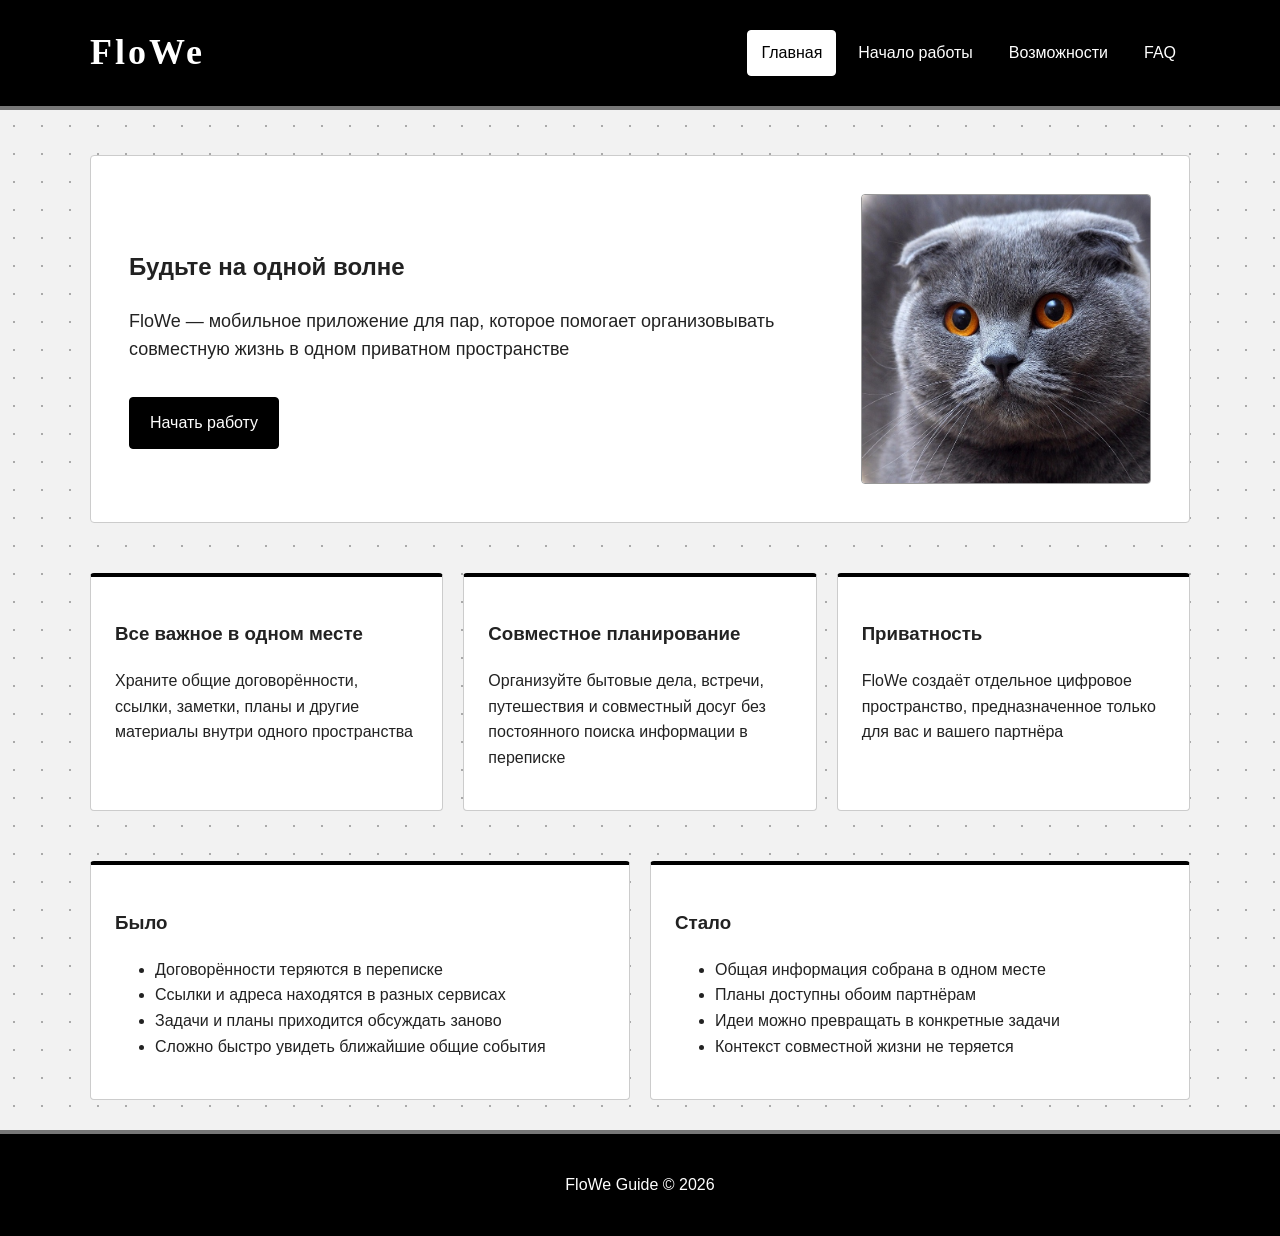
<file: lab2/index.html>
<!DOCTYPE html>
<html lang="ru">
<head>
    <meta charset="UTF-8">
    <title>FloWe Guide — руководство пользователя</title>
    <link rel="stylesheet" href="style.css">
</head>
<body>
<header class="site-header">
    <div class="container header-content">
        <p class="logo">FloWe</p>

        <nav class="navigation">
            <a class="active" href="index.html">Главная</a>
            <a href="getting-started.html">Начало работы</a>
            <a href="features.html">Возможности</a>
            <a href="faq.html">FAQ</a>
        </nav>
    </div>
</header>

<main class="container site-main">
    <section class="hero">
        <div class="hero-content">
            <h1>Будьте на одной волне</h1>

            <p>
                FloWe — мобильное приложение для пар, которое помогает
                организовывать совместную жизнь в одном приватном пространстве
            </p>

            <a class="button" href="getting-started.html">
                Начать работу
            </a>
        </div>

        <img
                src="images/test.png"
                alt="Экран мобильного приложения FloWe"
        >
    </section>

    <section>
        <div class="cards">
            <article class="card">
                <h3>Все важное в одном месте</h3>

                <p>
                    Храните общие договорённости, ссылки, заметки,
                    планы и другие материалы внутри одного пространства
                </p>
            </article>

            <article class="card">
                <h3>Совместное планирование</h3>

                <p>
                    Организуйте бытовые дела, встречи, путешествия
                    и совместный досуг без постоянного поиска информации
                    в переписке
                </p>
            </article>

            <article class="card">
                <h3>Приватность</h3>

                <p>
                    FloWe создаёт отдельное цифровое пространство,
                    предназначенное только для вас и вашего партнёра
                </p>
            </article>
        </div>
    </section>

    <section>
        <div class="problems">
            <article class="problem">
                <h3>Было</h3>

                <ul>
                    <li>Договорённости теряются в переписке</li>
                    <li>Ссылки и адреса находятся в разных сервисах</li>
                    <li>Задачи и планы приходится обсуждать заново</li>
                    <li>Сложно быстро увидеть ближайшие общие события</li>
                </ul>
            </article>

            <article class="problem">
                <h3>Стало</h3>

                <ul>
                    <li>Общая информация собрана в одном месте</li>
                    <li>Планы доступны обоим партнёрам</li>
                    <li>Идеи можно превращать в конкретные задачи</li>
                    <li>Контекст совместной жизни не теряется</li>
                </ul>
            </article>
        </div>
    </section>
</main>
<footer class="site-footer">
    <div class="container">
        <p>FloWe Guide &copy; 2026</p>
    </div>
</footer>
</body>
</html>
</file>
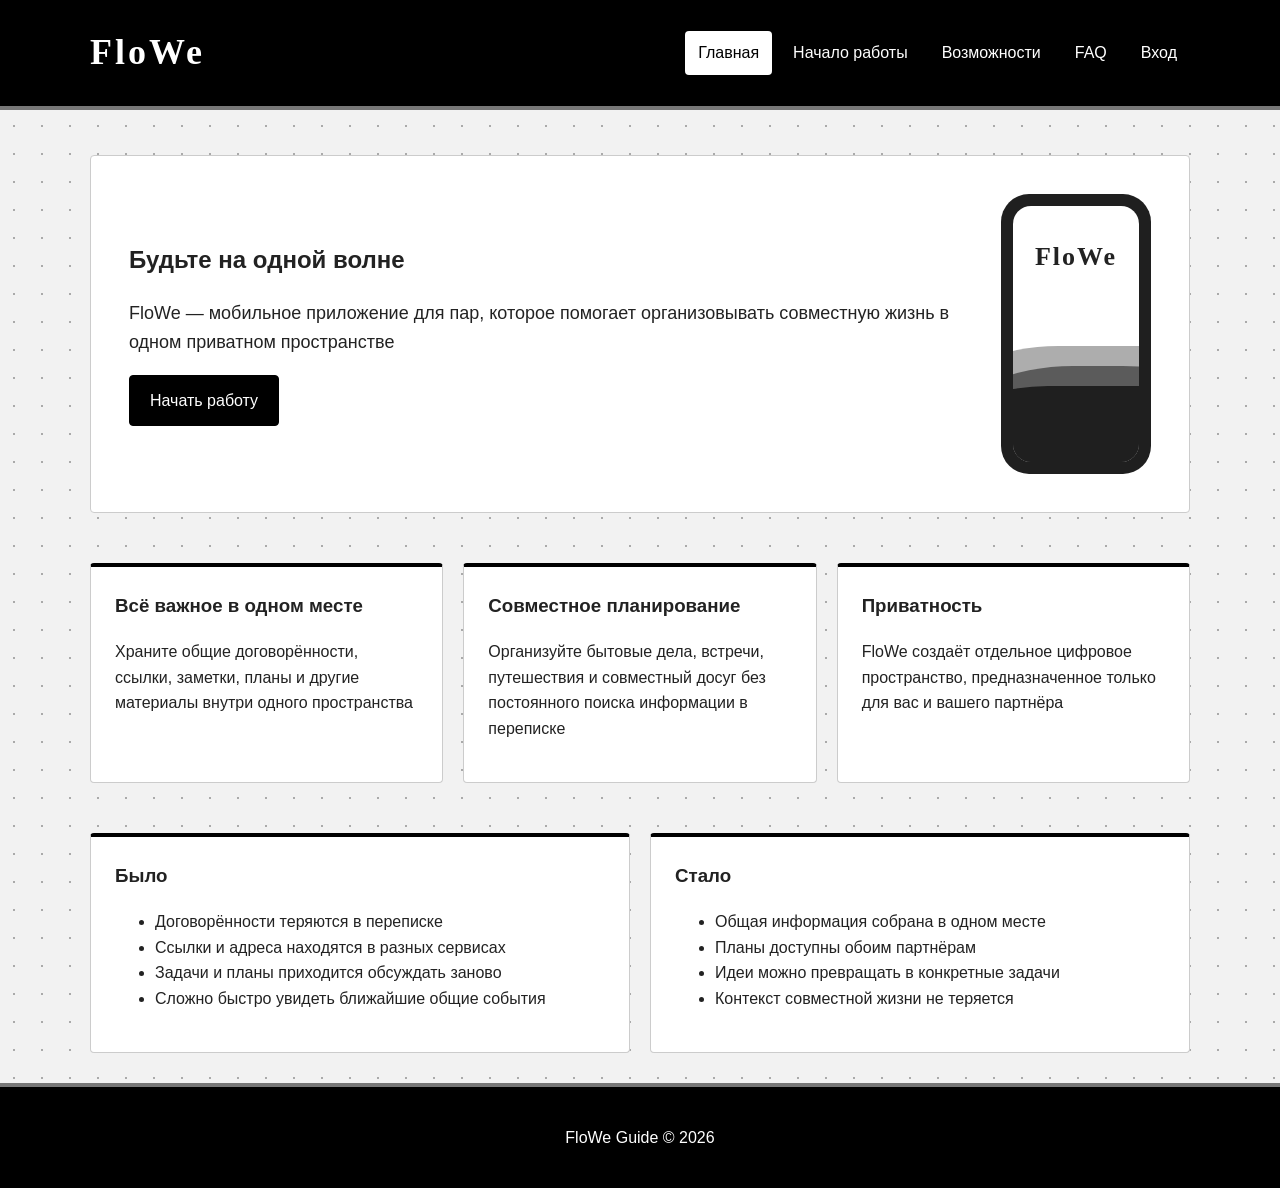
<file: lab4/index.html>
<!DOCTYPE html>
<html lang="ru">
<head>
    <meta charset="UTF-8">
    <title>FloWe Guide — руководство пользователя</title>
    <link rel="stylesheet" href="css/style.css">
</head>
<body class="page">
<header class="header">
    <div class="header__inner">
        <a class="logo" href="index.html">FloWe</a>

        <nav class="nav">
            <a class="nav__link nav__link_active" href="index.html">Главная</a>
            <a class="nav__link" href="getting-started.html">Начало работы</a>
            <a class="nav__link" href="features.html">Возможности</a>
            <a class="nav__link" href="faq.html">FAQ</a>
            <a class="nav__link" href="login.html">Вход</a>
        </nav>
    </div>
</header>

<main class="page__main">
    <section class="hero">
        <div class="hero__content">
            <h1 class="hero__title">Будьте на одной волне</h1>

            <p class="hero__text">
                FloWe — мобильное приложение для пар, которое помогает
                организовывать совместную жизнь в одном приватном пространстве
            </p>

            <a class="button" href="getting-started.html">Начать работу</a>
        </div>

        <div class="phone">
            <div class="phone__screen">
                <p class="phone__brand">FloWe</p>
                <span class="phone__wave phone__wave_layer_1"></span>
                <span class="phone__wave phone__wave_layer_2"></span>
                <span class="phone__wave phone__wave_layer_3"></span>
            </div>
        </div>
    </section>

    <section class="cards">
        <article class="card">
            <h3 class="card__title">Всё важное в одном месте</h3>
            <p class="card__text">
                Храните общие договорённости, ссылки, заметки,
                планы и другие материалы внутри одного пространства
            </p>
        </article>

        <article class="card">
            <h3 class="card__title">Совместное планирование</h3>
            <p class="card__text">
                Организуйте бытовые дела, встречи, путешествия
                и совместный досуг без постоянного поиска информации
                в переписке
            </p>
        </article>

        <article class="card">
            <h3 class="card__title">Приватность</h3>
            <p class="card__text">
                FloWe создаёт отдельное цифровое пространство,
                предназначенное только для вас и вашего партнёра
            </p>
        </article>
    </section>

    <section class="compare">
        <article class="compare__item">
            <h3 class="compare__title">Было</h3>
            <ul class="compare__list">
                <li>Договорённости теряются в переписке</li>
                <li>Ссылки и адреса находятся в разных сервисах</li>
                <li>Задачи и планы приходится обсуждать заново</li>
                <li>Сложно быстро увидеть ближайшие общие события</li>
            </ul>
        </article>

        <article class="compare__item">
            <h3 class="compare__title">Стало</h3>
            <ul class="compare__list">
                <li>Общая информация собрана в одном месте</li>
                <li>Планы доступны обоим партнёрам</li>
                <li>Идеи можно превращать в конкретные задачи</li>
                <li>Контекст совместной жизни не теряется</li>
            </ul>
        </article>
    </section>
</main>

<footer class="footer">
    <div class="footer__inner">
        <p class="footer__text">FloWe Guide &copy; 2026</p>
    </div>
</footer>
</body>
</html>
</file>
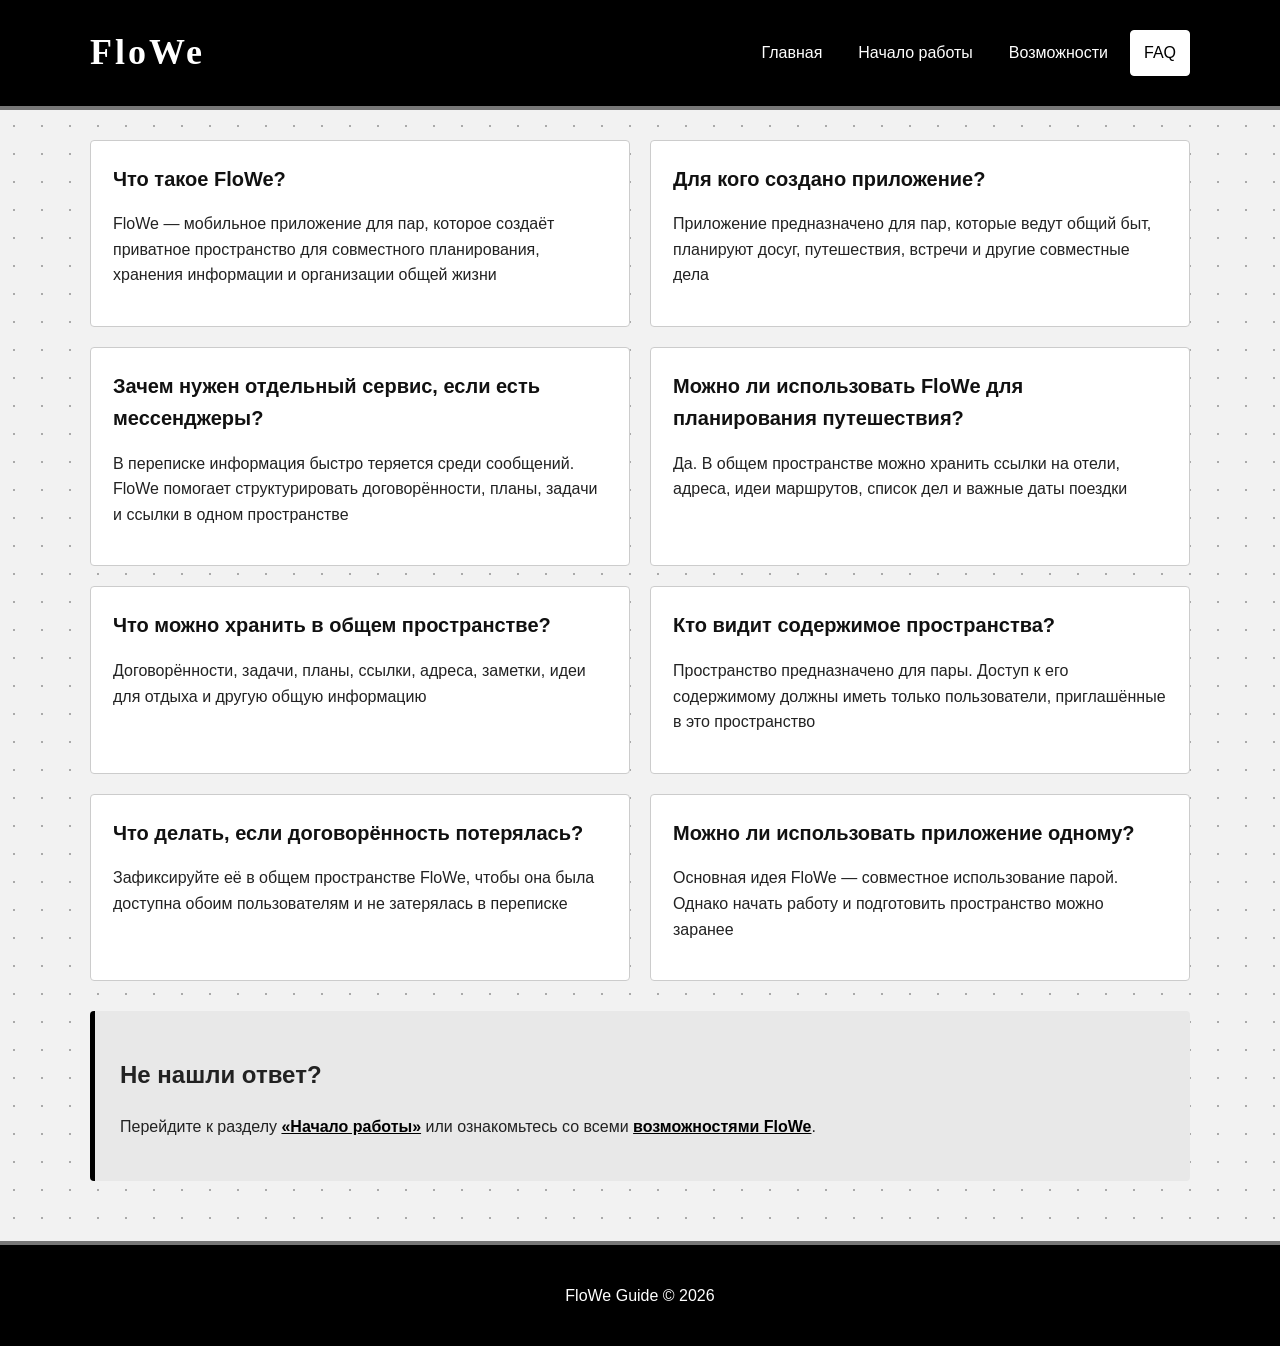
<file: lab2/faq.html>
<!DOCTYPE html>
<html lang="ru">
<head>
    <meta charset="UTF-8">
    <title>FAQ — FloWe Guide</title>
    <link rel="stylesheet" href="style.css">
</head>
<body>
<header class="site-header">
    <div class="container header-content">
        <p class="logo">FloWe</p>

        <nav class="navigation">
            <a href="index.html">Главная</a>
            <a href="getting-started.html">Начало работы</a>
            <a href="features.html">Возможности</a>
            <a class="active" href="faq.html">FAQ</a>
        </nav>
    </div>
</header>

<main class="container site-main">
    <section class="faq-list">
        <article class="faq-item">
            <h2>Что такое FloWe?</h2>

            <p>
                FloWe — мобильное приложение для пар, которое создаёт
                приватное пространство для совместного планирования,
                хранения информации и организации общей жизни
            </p>
        </article>

        <article class="faq-item">
            <h2>Для кого создано приложение?</h2>

            <p>
                Приложение предназначено для пар, которые ведут общий быт,
                планируют досуг, путешествия, встречи и другие совместные дела
            </p>
        </article>

        <article class="faq-item">
            <h2>Зачем нужен отдельный сервис, если есть мессенджеры?</h2>

            <p>
                В переписке информация быстро теряется среди сообщений.
                FloWe помогает структурировать договорённости, планы,
                задачи и ссылки в одном пространстве
            </p>
        </article>

        <article class="faq-item">
            <h2>Можно ли использовать FloWe для планирования путешествия?</h2>

            <p>
                Да. В общем пространстве можно хранить ссылки на отели,
                адреса, идеи маршрутов, список дел и важные даты поездки
            </p>
        </article>

        <article class="faq-item">
            <h2>Что можно хранить в общем пространстве?</h2>

            <p>
                Договорённости, задачи, планы, ссылки, адреса,
                заметки, идеи для отдыха и другую общую информацию
            </p>
        </article>

        <article class="faq-item">
            <h2>Кто видит содержимое пространства?</h2>

            <p>
                Пространство предназначено для пары. Доступ к его содержимому
                должны иметь только пользователи, приглашённые в это пространство
            </p>
        </article>

        <article class="faq-item">
            <h2>Что делать, если договорённость потерялась?</h2>

            <p>
                Зафиксируйте её в общем пространстве FloWe, чтобы она была
                доступна обоим пользователям и не затерялась в переписке
            </p>
        </article>

        <article class="faq-item">
            <h2>Можно ли использовать приложение одному?</h2>

            <p>
                Основная идея FloWe — совместное использование парой.
                Однако начать работу и подготовить пространство можно заранее
            </p>
        </article>
    </section>

    <section class="contact-box">
        <h2>Не нашли ответ?</h2>

        <p>
            Перейдите к разделу
            <a href="getting-started.html">«Начало работы»</a>
            или ознакомьтесь со всеми
            <a href="features.html">возможностями FloWe</a>.
        </p>
    </section>
</main>

<footer class="site-footer">
    <div class="container">
        <p>FloWe Guide &copy; 2026</p>
    </div>
</footer>
</body>
</html>
</file>
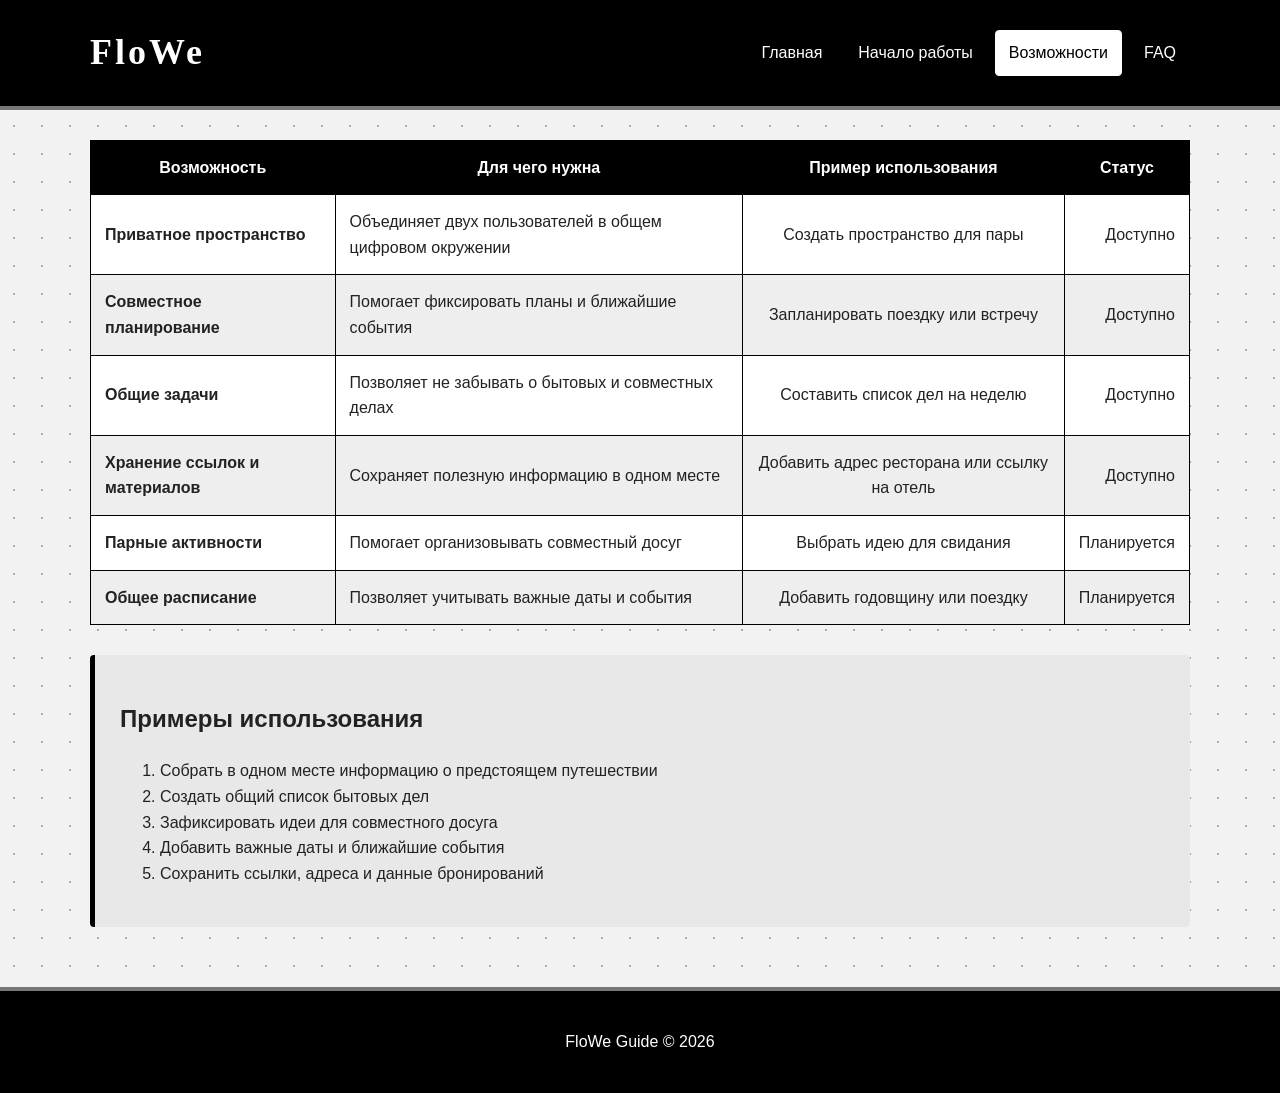
<file: lab2/features.html>
<!DOCTYPE html>
<html lang="ru">
<head>
    <meta charset="UTF-8">
    <title>Возможности — FloWe Guide</title>
    <link rel="stylesheet" href="style.css">
</head>
<body>
<header class="site-header">
    <div class="container header-content">
        <p class="logo">FloWe</p>

        <nav class="navigation">
            <a href="index.html">Главная</a>
            <a href="getting-started.html">Начало работы</a>
            <a class="active" href="features.html">Возможности</a>
            <a href="faq.html">FAQ</a>
        </nav>
    </div>
</header>

<main class="container site-main">
    <table class="features-table">
        <thead>
        <tr>
            <th>Возможность</th>
            <th>Для чего нужна</th>
            <th>Пример использования</th>
            <th>Статус</th>
        </tr>
        </thead>

        <tbody>
        <tr>
            <td>Приватное пространство</td>
            <td>
                Объединяет двух пользователей в общем цифровом окружении
            </td>
            <td>
                Создать пространство для пары
            </td>
            <td>Доступно</td>
        </tr>

        <tr>
            <td>Совместное планирование</td>
            <td>
                Помогает фиксировать планы и ближайшие события
            </td>
            <td>
                Запланировать поездку или встречу
            </td>
            <td>Доступно</td>
        </tr>

        <tr>
            <td>Общие задачи</td>
            <td>
                Позволяет не забывать о бытовых и совместных делах
            </td>
            <td>
                Составить список дел на неделю
            </td>
            <td>Доступно</td>
        </tr>

        <tr>
            <td>Хранение ссылок и материалов</td>
            <td>
                Сохраняет полезную информацию в одном месте
            </td>
            <td>
                Добавить адрес ресторана или ссылку на отель
            </td>
            <td>Доступно</td>
        </tr>

        <tr>
            <td>Парные активности</td>
            <td>
                Помогает организовывать совместный досуг
            </td>
            <td>
                Выбрать идею для свидания
            </td>
            <td>Планируется</td>
        </tr>

        <tr>
            <td>Общее расписание</td>
            <td>
                Позволяет учитывать важные даты и события
            </td>
            <td>
                Добавить годовщину или поездку
            </td>
            <td>Планируется</td>
        </tr>
        </tbody>
    </table>

    <section class="content-box">
        <h2>Примеры использования</h2>

        <ol>
            <li>
                Собрать в одном месте информацию о предстоящем путешествии
            </li>

            <li>
                Создать общий список бытовых дел
            </li>

            <li>
                Зафиксировать идеи для совместного досуга
            </li>

            <li>
                Добавить важные даты и ближайшие события
            </li>

            <li>
                Сохранить ссылки, адреса и данные бронирований
            </li>
        </ol>
    </section>
</main>

<footer class="site-footer">
    <div class="container">
        <p>FloWe Guide &copy; 2026</p>
    </div>
</footer>
</body>
</html>
</file>
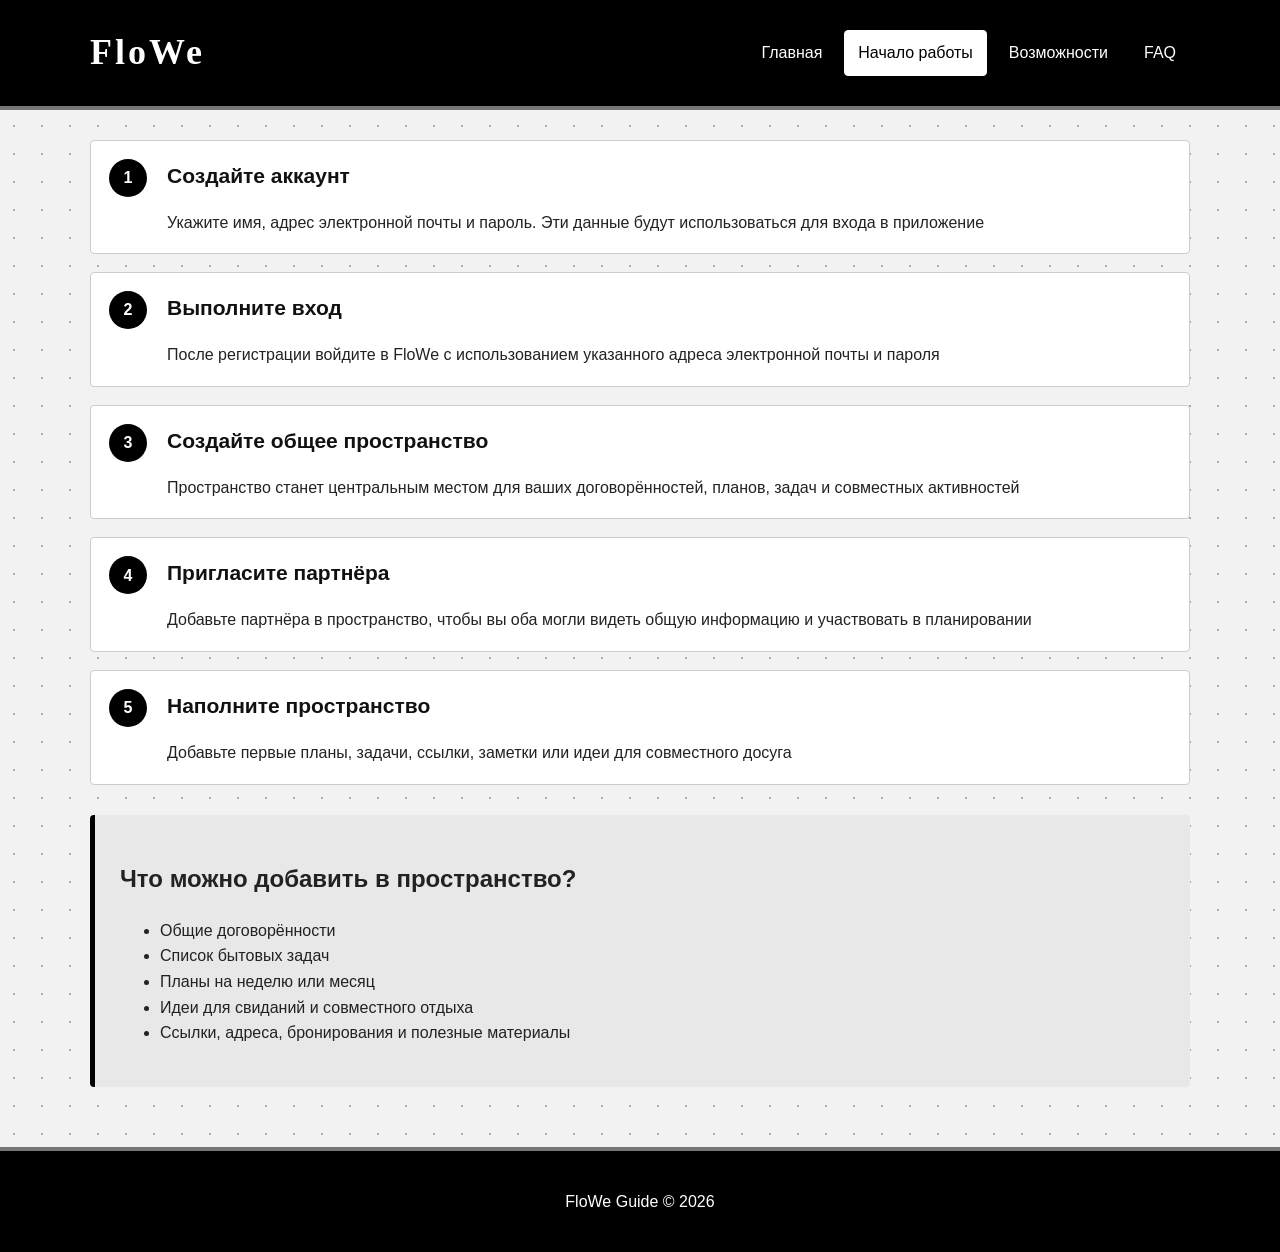
<file: lab2/getting-started.html>
<!DOCTYPE html>
<html lang="ru">
<head>
    <meta charset="UTF-8">
    <title>Начало работы — FloWe Guide</title>
    <link rel="stylesheet" href="style.css">
</head>
<body>
<header class="site-header">
    <div class="container header-content">
        <p class="logo">FloWe</p>

        <nav class="navigation">
            <a href="index.html">Главная</a>
            <a class="active" href="getting-started.html">Начало работы</a>
            <a href="features.html">Возможности</a>
            <a href="faq.html">FAQ</a>
        </nav>
    </div>
</header>

<main class="container site-main">
    <section class="steps">
        <article class="step">
            <span class="step-number">1</span>

            <div>
                <h2>Создайте аккаунт</h2>

                <p>
                    Укажите имя, адрес электронной почты и пароль.
                    Эти данные будут использоваться для входа в приложение
                </p>
            </div>
        </article>

        <article class="step">
            <span class="step-number">2</span>

            <div>
                <h2>Выполните вход</h2>

                <p>
                    После регистрации войдите в FloWe с использованием
                    указанного адреса электронной почты и пароля
                </p>
            </div>
        </article>

        <article class="step">
            <span class="step-number">3</span>

            <div>
                <h2>Создайте общее пространство</h2>

                <p>
                    Пространство станет центральным местом для ваших
                    договорённостей, планов, задач и совместных активностей
                </p>
            </div>
        </article>

        <article class="step">
            <span class="step-number">4</span>

            <div>
                <h2>Пригласите партнёра</h2>

                <p>
                    Добавьте партнёра в пространство, чтобы вы оба могли
                    видеть общую информацию и участвовать в планировании
                </p>
            </div>
        </article>

        <article class="step">
            <span class="step-number">5</span>

            <div>
                <h2>Наполните пространство</h2>

                <p>
                    Добавьте первые планы, задачи, ссылки, заметки
                    или идеи для совместного досуга
                </p>
            </div>
        </article>
    </section>

    <section class="content-box">
        <h2>Что можно добавить в пространство?</h2>

        <ul>
            <li>Общие договорённости</li>
            <li>Список бытовых задач</li>
            <li>Планы на неделю или месяц</li>
            <li>Идеи для свиданий и совместного отдыха</li>
            <li>Ссылки, адреса, бронирования и полезные материалы</li>
        </ul>
    </section>
</main>
<footer class="site-footer">
    <div class="container">
        <p>FloWe Guide &copy; 2026</p>
    </div>
</footer>
</body>
</html>
</file>
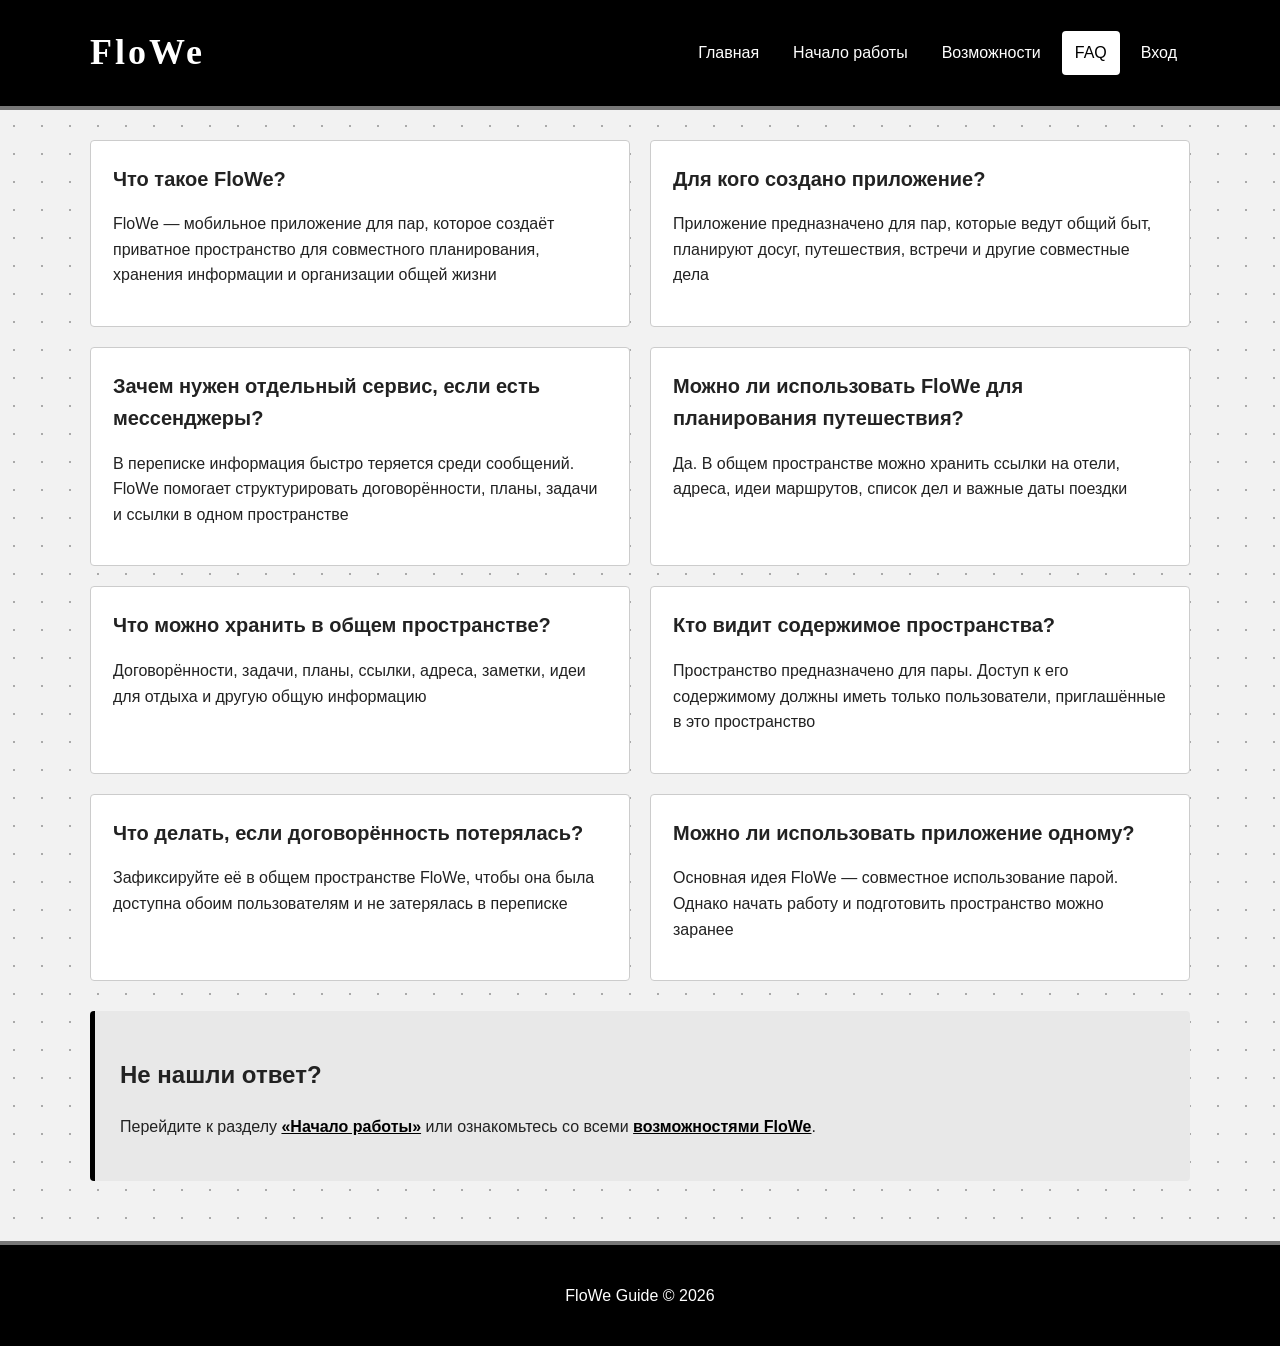
<file: lab4/faq.html>
<!DOCTYPE html>
<html lang="ru">
<head>
    <meta charset="UTF-8">
    <title>FAQ — FloWe Guide</title>
    <link rel="stylesheet" href="css/style.css">
</head>
<body class="page">
<header class="header">
    <div class="header__inner">
        <a class="logo" href="index.html">FloWe</a>

        <nav class="nav">
            <a class="nav__link" href="index.html">Главная</a>
            <a class="nav__link" href="getting-started.html">Начало работы</a>
            <a class="nav__link" href="features.html">Возможности</a>
            <a class="nav__link nav__link_active" href="faq.html">FAQ</a>
            <a class="nav__link" href="login.html">Вход</a>
        </nav>
    </div>
</header>

<main class="page__main">
    <section class="faq">
        <article class="faq__item">
            <h2 class="faq__question">Что такое FloWe?</h2>
            <p class="faq__answer">FloWe — мобильное приложение для пар, которое создаёт приватное пространство для совместного планирования, хранения информации и организации общей жизни</p>
        </article>

        <article class="faq__item">
            <h2 class="faq__question">Для кого создано приложение?</h2>
            <p class="faq__answer">Приложение предназначено для пар, которые ведут общий быт, планируют досуг, путешествия, встречи и другие совместные дела</p>
        </article>

        <article class="faq__item">
            <h2 class="faq__question">Зачем нужен отдельный сервис, если есть мессенджеры?</h2>
            <p class="faq__answer">В переписке информация быстро теряется среди сообщений. FloWe помогает структурировать договорённости, планы, задачи и ссылки в одном пространстве</p>
        </article>

        <article class="faq__item">
            <h2 class="faq__question">Можно ли использовать FloWe для планирования путешествия?</h2>
            <p class="faq__answer">Да. В общем пространстве можно хранить ссылки на отели, адреса, идеи маршрутов, список дел и важные даты поездки</p>
        </article>

        <article class="faq__item">
            <h2 class="faq__question">Что можно хранить в общем пространстве?</h2>
            <p class="faq__answer">Договорённости, задачи, планы, ссылки, адреса, заметки, идеи для отдыха и другую общую информацию</p>
        </article>

        <article class="faq__item">
            <h2 class="faq__question">Кто видит содержимое пространства?</h2>
            <p class="faq__answer">Пространство предназначено для пары. Доступ к его содержимому должны иметь только пользователи, приглашённые в это пространство</p>
        </article>

        <article class="faq__item">
            <h2 class="faq__question">Что делать, если договорённость потерялась?</h2>
            <p class="faq__answer">Зафиксируйте её в общем пространстве FloWe, чтобы она была доступна обоим пользователям и не затерялась в переписке</p>
        </article>

        <article class="faq__item">
            <h2 class="faq__question">Можно ли использовать приложение одному?</h2>
            <p class="faq__answer">Основная идея FloWe — совместное использование парой. Однако начать работу и подготовить пространство можно заранее</p>
        </article>
    </section>

    <section class="note">
        <h2 class="note__title">Не нашли ответ?</h2>
        <p>
            Перейдите к разделу
            <a class="note__link" href="getting-started.html">«Начало работы»</a>
            или ознакомьтесь со всеми
            <a class="note__link" href="features.html">возможностями FloWe</a>.
        </p>
    </section>
</main>

<footer class="footer">
    <div class="footer__inner">
        <p class="footer__text">FloWe Guide &copy; 2026</p>
    </div>
</footer>
</body>
</html>
</file>
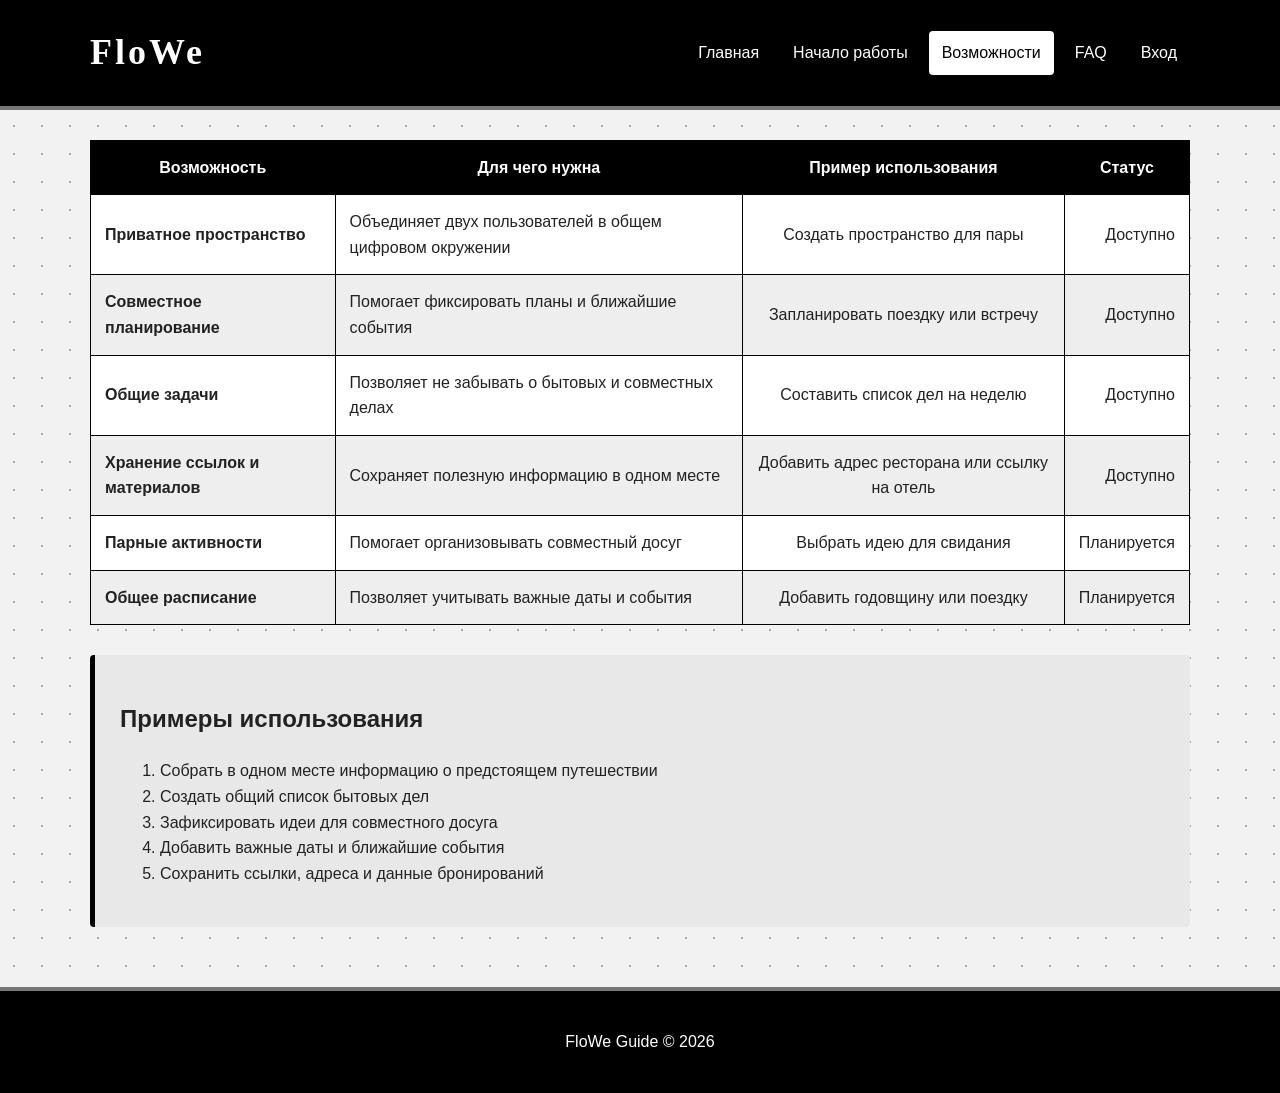
<file: lab4/features.html>
<!DOCTYPE html>
<html lang="ru">
<head>
    <meta charset="UTF-8">
    <title>Возможности — FloWe Guide</title>
    <link rel="stylesheet" href="css/style.css">
</head>
<body class="page">
<header class="header">
    <div class="header__inner">
        <a class="logo" href="index.html">FloWe</a>

        <nav class="nav">
            <a class="nav__link" href="index.html">Главная</a>
            <a class="nav__link" href="getting-started.html">Начало работы</a>
            <a class="nav__link nav__link_active" href="features.html">Возможности</a>
            <a class="nav__link" href="faq.html">FAQ</a>
            <a class="nav__link" href="login.html">Вход</a>
        </nav>
    </div>
</header>

<main class="page__main">
    <table class="table">
        <thead>
        <tr class="table__row">
            <th class="table__cell table__cell_head">Возможность</th>
            <th class="table__cell table__cell_head">Для чего нужна</th>
            <th class="table__cell table__cell_head">Пример использования</th>
            <th class="table__cell table__cell_head">Статус</th>
        </tr>
        </thead>

        <tbody>
        <tr class="table__row">
            <td class="table__cell table__cell_name">Приватное пространство</td>
            <td class="table__cell">Объединяет двух пользователей в общем цифровом окружении</td>
            <td class="table__cell table__cell_center">Создать пространство для пары</td>
            <td class="table__cell table__cell_right">Доступно</td>
        </tr>

        <tr class="table__row">
            <td class="table__cell table__cell_name">Совместное планирование</td>
            <td class="table__cell">Помогает фиксировать планы и ближайшие события</td>
            <td class="table__cell table__cell_center">Запланировать поездку или встречу</td>
            <td class="table__cell table__cell_right">Доступно</td>
        </tr>

        <tr class="table__row">
            <td class="table__cell table__cell_name">Общие задачи</td>
            <td class="table__cell">Позволяет не забывать о бытовых и совместных делах</td>
            <td class="table__cell table__cell_center">Составить список дел на неделю</td>
            <td class="table__cell table__cell_right">Доступно</td>
        </tr>

        <tr class="table__row">
            <td class="table__cell table__cell_name">Хранение ссылок и материалов</td>
            <td class="table__cell">Сохраняет полезную информацию в одном месте</td>
            <td class="table__cell table__cell_center">Добавить адрес ресторана или ссылку на отель</td>
            <td class="table__cell table__cell_right">Доступно</td>
        </tr>

        <tr class="table__row">
            <td class="table__cell table__cell_name">Парные активности</td>
            <td class="table__cell">Помогает организовывать совместный досуг</td>
            <td class="table__cell table__cell_center">Выбрать идею для свидания</td>
            <td class="table__cell table__cell_right">Планируется</td>
        </tr>

        <tr class="table__row">
            <td class="table__cell table__cell_name">Общее расписание</td>
            <td class="table__cell">Позволяет учитывать важные даты и события</td>
            <td class="table__cell table__cell_center">Добавить годовщину или поездку</td>
            <td class="table__cell table__cell_right">Планируется</td>
        </tr>
        </tbody>
    </table>

    <section class="note">
        <h2 class="note__title">Примеры использования</h2>
        <ol class="note__list">
            <li>Собрать в одном месте информацию о предстоящем путешествии</li>
            <li>Создать общий список бытовых дел</li>
            <li>Зафиксировать идеи для совместного досуга</li>
            <li>Добавить важные даты и ближайшие события</li>
            <li>Сохранить ссылки, адреса и данные бронирований</li>
        </ol>
    </section>
</main>

<footer class="footer">
    <div class="footer__inner">
        <p class="footer__text">FloWe Guide &copy; 2026</p>
    </div>
</footer>
</body>
</html>
</file>
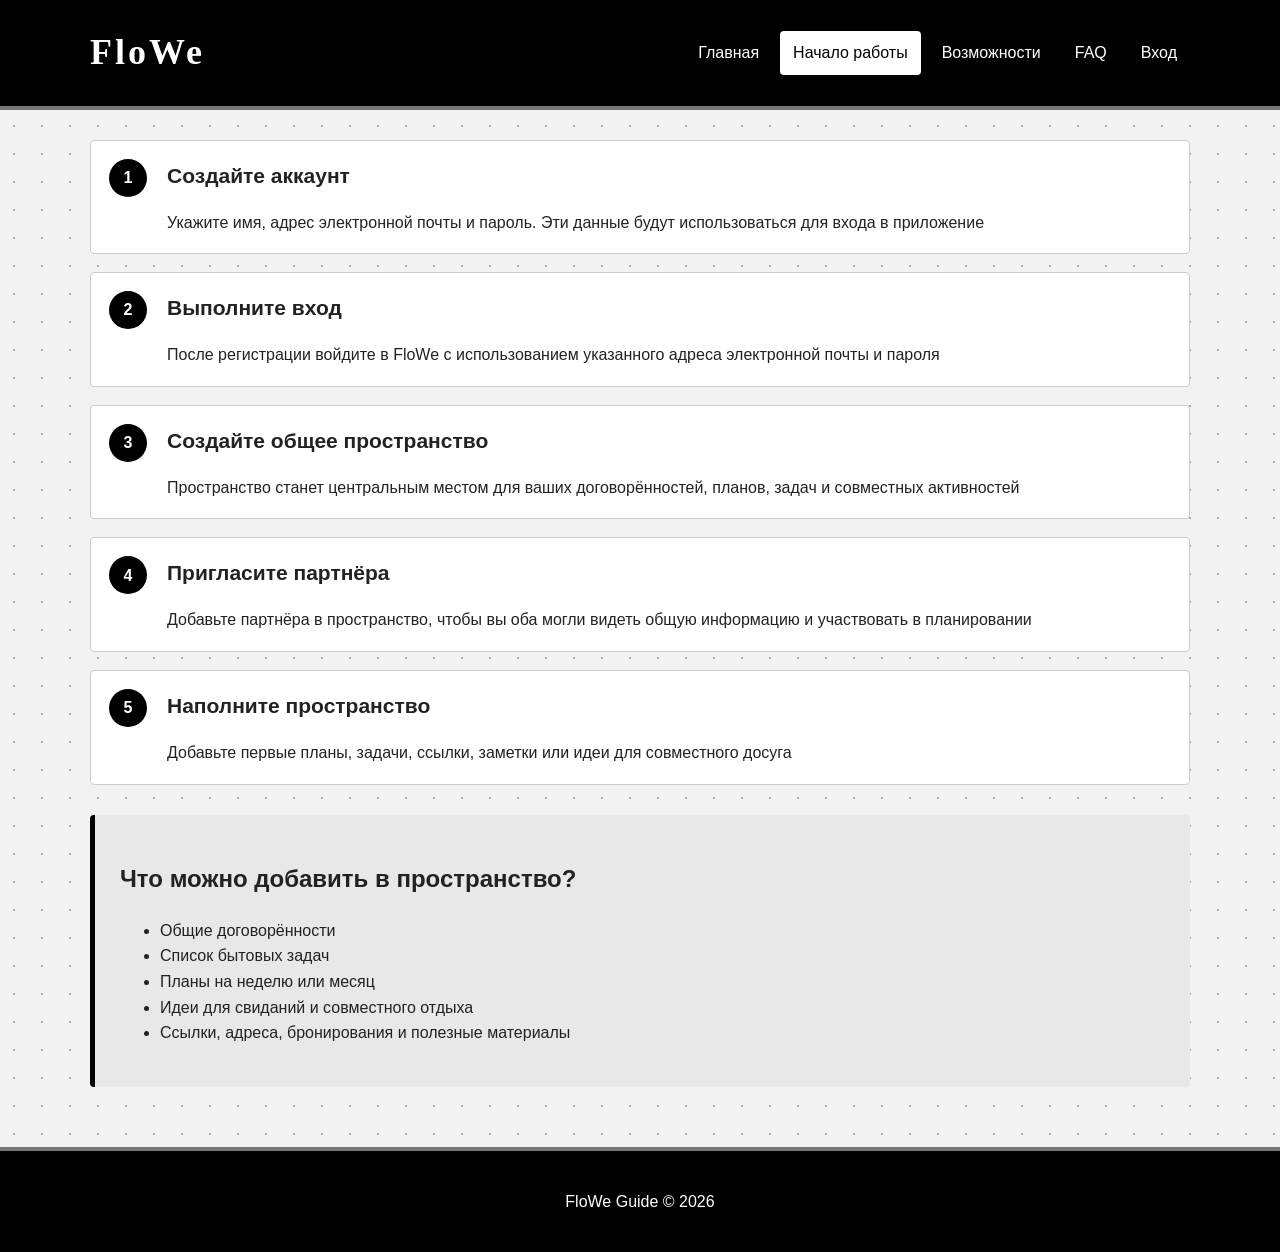
<file: lab4/getting-started.html>
<!DOCTYPE html>
<html lang="ru">
<head>
    <meta charset="UTF-8">
    <title>Начало работы — FloWe Guide</title>
    <link rel="stylesheet" href="css/style.css">
</head>
<body class="page">
<header class="header">
    <div class="header__inner">
        <a class="logo" href="index.html">FloWe</a>

        <nav class="nav">
            <a class="nav__link" href="index.html">Главная</a>
            <a class="nav__link nav__link_active" href="getting-started.html">Начало работы</a>
            <a class="nav__link" href="features.html">Возможности</a>
            <a class="nav__link" href="faq.html">FAQ</a>
            <a class="nav__link" href="login.html">Вход</a>
        </nav>
    </div>
</header>

<main class="page__main">
    <section class="steps">
        <article class="step">
            <span class="step__number">1</span>
            <div class="step__body">
                <h2 class="step__title">Создайте аккаунт</h2>
                <p class="step__text">
                    Укажите имя, адрес электронной почты и пароль.
                    Эти данные будут использоваться для входа в приложение
                </p>
            </div>
        </article>

        <article class="step">
            <span class="step__number">2</span>
            <div class="step__body">
                <h2 class="step__title">Выполните вход</h2>
                <p class="step__text">
                    После регистрации войдите в FloWe
                    с использованием указанного адреса электронной почты и пароля
                </p>
            </div>
        </article>

        <article class="step">
            <span class="step__number">3</span>
            <div class="step__body">
                <h2 class="step__title">Создайте общее пространство</h2>
                <p class="step__text">
                    Пространство станет центральным местом для ваших
                    договорённостей, планов, задач и совместных активностей
                </p>
            </div>
        </article>

        <article class="step">
            <span class="step__number">4</span>
            <div class="step__body">
                <h2 class="step__title">Пригласите партнёра</h2>
                <p class="step__text">
                    Добавьте партнёра в пространство, чтобы вы оба могли
                    видеть общую информацию и участвовать в планировании
                </p>
            </div>
        </article>

        <article class="step">
            <span class="step__number">5</span>
            <div class="step__body">
                <h2 class="step__title">Наполните пространство</h2>
                <p class="step__text">
                    Добавьте первые планы, задачи, ссылки, заметки
                    или идеи для совместного досуга
                </p>
            </div>
        </article>
    </section>

    <section class="note">
        <h2 class="note__title">Что можно добавить в пространство?</h2>
        <ul class="note__list">
            <li>Общие договорённости</li>
            <li>Список бытовых задач</li>
            <li>Планы на неделю или месяц</li>
            <li>Идеи для свиданий и совместного отдыха</li>
            <li>Ссылки, адреса, бронирования и полезные материалы</li>
        </ul>
    </section>
</main>

<footer class="footer">
    <div class="footer__inner">
        <p class="footer__text">FloWe Guide &copy; 2026</p>
    </div>
</footer>
</body>
</html>
</file>
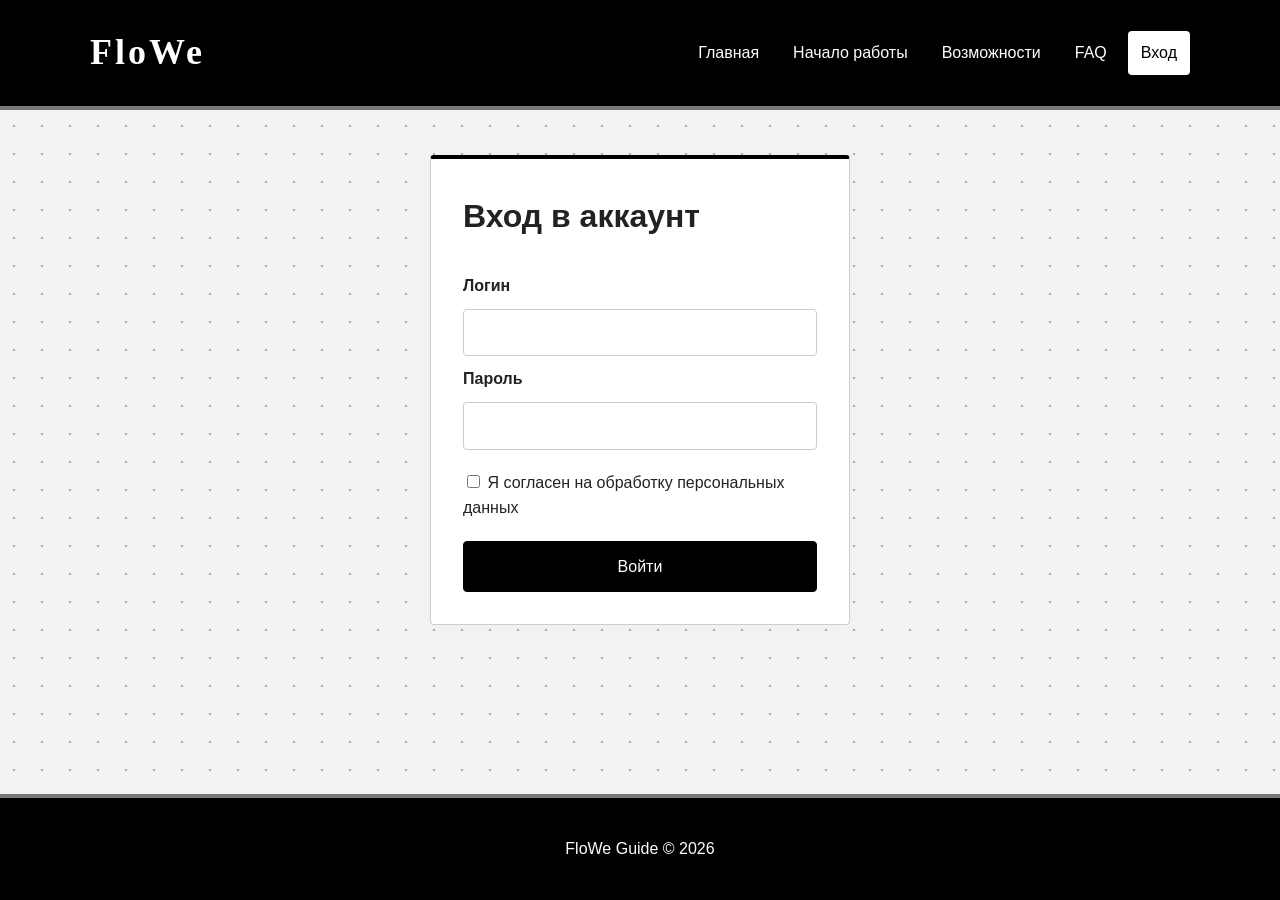
<file: lab4/login.html>
<!DOCTYPE html>
<html lang="ru">
<head>
    <meta charset="UTF-8">
    <title>Вход — FloWe Guide</title>
    <link rel="stylesheet" href="css/style.css">
</head>
<body class="page">
<header class="header">
    <div class="header__inner">
        <a class="logo" href="index.html">FloWe</a>

        <nav class="nav">
            <a class="nav__link" href="index.html">Главная</a>
            <a class="nav__link" href="getting-started.html">Начало работы</a>
            <a class="nav__link" href="features.html">Возможности</a>
            <a class="nav__link" href="faq.html">FAQ</a>
            <a class="nav__link nav__link_active" href="login.html">Вход</a>
        </nav>
    </div>
</header>

<main class="page__main">
    <form class="form" id="login-form" action="/api/auth/login" method="post">
        <h1 class="form__title">Вход в аккаунт</h1>

        <label class="form__label" for="login">Логин</label>
        <input class="form__input" type="text" id="login" name="login" required>

        <label class="form__label" for="password">Пароль</label>
        <input class="form__input" type="password" id="password" name="password" required>

        <label class="form__checkbox">
            <input type="checkbox" id="agreement" name="agreement" required>
            Я согласен на обработку персональных данных
        </label>

        <button class="button" type="submit">Войти</button>
    </form>
</main>

<footer class="footer">
    <div class="footer__inner">
        <p class="footer__text">FloWe Guide &copy; 2026</p>
    </div>
</footer>
<script src="js/script.js"></script>
</body>
</html>
</file>
<file: lab2/style.css>
* {
    box-sizing: border-box;
}

body {
    margin: 0;
    min-height: 100vh;
    display: flex;
    flex-direction: column;
    color: #222222;
    background-color: #f2f2f2;
    background-image: radial-gradient(#aaaaaa 1px, transparent 1px);
    background-size: 28px 28px;
    font-family: Arial, sans-serif;
    line-height: 1.6;
}

.container {
    width: 90%;
    max-width: 1100px;
    margin: 0 auto;
}

.site-main {
    flex: 1;
}

.site-header {
    color: #ffffff;
    background-color: #000000;
    border-bottom: 4px solid #777777;
}

.header-content {
    display: flex;
    align-items: center;
    justify-content: space-between;
    gap: 30px;
    padding: 24px 0;
}

.logo {
    margin: 0;
    color: #ffffff;
    font-family: Georgia, "Times New Roman", serif;
    font-size: 36px;
    font-weight: bold;
    letter-spacing: 3px;
}

.navigation {
    display: flex;
    flex-wrap: wrap;
    justify-content: flex-end;
    gap: 8px;
}

.navigation a {
    padding: 9px 13px;
    color: #ffffff;
    text-decoration: none;
    border: 1px solid transparent;
    border-radius: 4px;
}

.navigation a:hover,
.navigation a.active {
    color: #000000;
    background-color: #ffffff;
    border-color: #ffffff;
}

.hero {
    display: flex;
    align-items: center;
    gap: 45px;
    margin: 45px 0 45px 0;
    padding: 38px;
    background-color: #ffffff;
    border: 1px solid #cccccc;
    border-radius: 4px;
}

.hero p {
    font-size: 18px;
}

.hero img {
    max-height: 290px;
    border: 1px solid #999999;
    border-radius: 4px;
}

.button {
    display: inline-block;
    margin-top: 15px;
    padding: 12px 20px;
    color: #ffffff;
    background-color: #000000;
    border: 1px solid #000000;
    border-radius: 4px;
    text-decoration: none;
}

.button:hover {
    color: #000000;
    background-color: #ffffff;
}

.problems,
.cards {
    display: flex;
    gap: 20px;
    margin-top: 50px;
}

.card,
.problem {
    flex: 1;
    padding: 24px;
    background-color: #ffffff;
    border: 1px solid #cccccc;
    border-top: 4px solid #000000;
    border-radius: 4px;
}

.contact-box,
.content-box {
    margin: 30px 0;
    padding: 25px;
    background-color: #e8e8e8;
    border-left: 5px solid #000000;
    border-radius: 4px;
}

.steps {
    margin-top: 30px;
}

.step {
    display: flex;
    align-items: flex-start;
    gap: 20px;
    margin-bottom: 18px;
    padding: 18px;
    background-color: #ffffff;
    border: 1px solid #cccccc;
    border-radius: 4px;
}

.step-number {
    display: flex;
    align-items: center;
    justify-content: center;
    min-width: 38px;
    height: 38px;
    color: #ffffff;
    background-color: #000000;
    border-radius: 50%;
    font-weight: bold;
}

.step h2 {
    margin-top: 0;
    color: #111111;
    font-size: 21px;
}

.step p {
    margin-bottom: 0;
}

.faq-list {
    display: grid;
    grid-template-columns: repeat(2, 1fr);
    gap: 20px;
    margin-top: 30px;
}

.faq-item {
    padding: 22px;
    background-color: #ffffff;
    border: 1px solid #cccccc;
    border-radius: 4px;
}

.faq-item h2 {
    margin-top: 0;
    color: #111111;
    font-size: 20px;
}

.contact-box a {
    color: #000000;
    font-weight: bold;
    text-decoration: underline;
}

/* Таблица */

.features-table {
    width: 100%;
    margin-top: 30px;
    border-collapse: collapse;
    background-color: #ffffff;
}

.features-table th,
.features-table td {
    padding: 14px;
    border: 1px solid #000000;
}

.features-table th {
    color: #ffffff;
    background-color: #000000;
    text-align: center;
}

.features-table tr:nth-child(even) {
    background-color: #eeeeee;
}

.features-table td:first-child {
    font-weight: bold;
}

.features-table td:nth-child(3) {
    text-align: center;
}

.features-table td:nth-child(4) {
    text-align: right;
}

.site-footer {
    margin-top: 30px;
    padding: 22px 0;
    color: #ffffff;
    text-align: center;
    background-color: #000000;
    border-top: 4px solid #777777;
}
</file>
<file: lab4/css/style.css>
/* Все цвета задаются через переменные */
:root {
    --color-black: #000000;
    --color-text: #222222;
    --color-gray: #777777;
    --color-border: #cccccc;
    --color-light: #e8e8e8;
    --color-stripe: #eeeeee;
    --color-bg: #f2f2f2;
    --color-dots: #aaaaaa;
    --color-white: #ffffff;
    --color-wave-1: #1f1f1f;
    --color-wave-2: #3a3a3a;
    --color-wave-3: #5c5c5c;
    --color-transparent: transparent;
}

* {
    box-sizing: border-box;
}

/* Блок page */

.page {
    margin: 0;
    min-height: 100vh;
    display: flex;
    flex-direction: column;
    color: var(--color-text);
    background-color: var(--color-bg);
    background-image: radial-gradient(var(--color-dots) 1px, var(--color-transparent) 1px);
    background-size: 28px 28px;
    font-family: Arial, sans-serif;
    line-height: 1.6;
}

.page__main {
    flex: 1;
    width: 90%;
    max-width: 1100px;
    margin: 0 auto;
}

/* Блок header */

.header {
    color: var(--color-white);
    background-color: var(--color-black);
    border-bottom: 4px solid var(--color-gray);
}

.header__inner {
    display: flex;
    align-items: center;
    justify-content: space-between;
    width: 90%;
    max-width: 1100px;
    margin: 0 auto;
    padding: 24px 0;
}

/* Блок logo */

.logo {
    color: var(--color-white);
    font-family: Georgia, "Times New Roman", serif;
    font-size: 36px;
    font-weight: bold;
    letter-spacing: 3px;
    text-decoration: none;
}

/* Блок nav */

.nav {
    display: flex;
    gap: 8px;
}

.nav__link {
    padding: 9px 13px;
    color: var(--color-white);
    text-decoration: none;
    border-radius: 4px;
}

.nav__link:hover,
.nav__link_active {
    color: var(--color-black);
    background-color: var(--color-white);
}

/* Блок button */

.button {
    display: inline-block;
    padding: 12px 20px;
    color: var(--color-white);
    background-color: var(--color-black);
    border: 1px solid var(--color-black);
    border-radius: 4px;
    font: inherit;
    text-decoration: none;
    cursor: pointer;
}

.button:hover {
    color: var(--color-black);
    background-color: var(--color-white);
}

/* Блок hero (Flexbox) */

.hero {
    display: flex;
    align-items: center;
    justify-content: space-between;
    gap: 45px;
    margin: 45px 0;
    padding: 38px;
    background-color: var(--color-white);
    border: 1px solid var(--color-border);
    border-radius: 4px;
}

.hero__title {
    margin-top: 0;
}

.hero__text {
    font-size: 18px;
}

/* Блок phone с CSS-анимацией волн */

.phone {
    width: 190px;
    height: 280px;
    padding: 12px;
    background-color: var(--color-wave-1);
    border-radius: 28px;
}

.phone__screen {
    position: relative;
    height: 100%;
    overflow: hidden;
    background-color: var(--color-white);
    border-radius: 18px;
}

.phone__brand {
    position: relative;
    z-index: 1;
    margin: 30px 0 0;
    font-family: Georgia, "Times New Roman", serif;
    font-size: 26px;
    font-weight: bold;
    letter-spacing: 2px;
    text-align: center;
}

.phone__wave {
    position: absolute;
    left: -165px;
    width: 500px;
    height: 500px;
    border-radius: 42%;
    animation: wave 10s linear infinite;
}

.phone__wave_layer_1 {
    top: 140px;
    background-color: var(--color-wave-3);
    opacity: 0.5;
    animation-duration: 12s;
}

.phone__wave_layer_2 {
    top: 160px;
    background-color: var(--color-wave-2);
    opacity: 0.7;
    border-radius: 45%;
    animation-duration: 8s;
    animation-direction: reverse;
}

.phone__wave_layer_3 {
    top: 180px;
    background-color: var(--color-wave-1);
    border-radius: 40%;
}

@keyframes wave {
    from {
        transform: rotate(0deg);
    }

    to {
        transform: rotate(360deg);
    }
}

/* Блоки cards и compare (Flexbox) */

.cards,
.compare {
    display: flex;
    gap: 20px;
    margin-top: 50px;
}

.card,
.compare__item {
    flex: 1;
    padding: 24px;
    background-color: var(--color-white);
    border: 1px solid var(--color-border);
    border-top: 4px solid var(--color-black);
    border-radius: 4px;
}

.card__title,
.compare__title {
    margin-top: 0;
}

/* Блок steps */

.steps {
    margin-top: 30px;
}

.step {
    display: flex;
    align-items: flex-start;
    gap: 20px;
    margin-bottom: 18px;
    padding: 18px;
    background-color: var(--color-white);
    border: 1px solid var(--color-border);
    border-radius: 4px;
}

.step__number {
    display: flex;
    align-items: center;
    justify-content: center;
    min-width: 38px;
    height: 38px;
    color: var(--color-white);
    background-color: var(--color-black);
    border-radius: 50%;
    font-weight: bold;
}

.step__title {
    margin-top: 0;
    font-size: 21px;
}

.step__text {
    margin-bottom: 0;
}

/* Блок faq (Grid) */

.faq {
    display: grid;
    grid-template-columns: repeat(2, 1fr);
    gap: 20px;
    margin-top: 30px;
}

.faq__item {
    padding: 22px;
    background-color: var(--color-white);
    border: 1px solid var(--color-border);
    border-radius: 4px;
}

.faq__question {
    margin-top: 0;
    font-size: 20px;
}

/* Блок note */

.note {
    margin: 30px 0;
    padding: 25px;
    background-color: var(--color-light);
    border-left: 5px solid var(--color-black);
    border-radius: 4px;
}

.note__link {
    color: var(--color-black);
    font-weight: bold;
}

/* Блок table */

.table {
    width: 100%;
    margin-top: 30px;
    border-collapse: collapse;
    background-color: var(--color-white);
}

.table__cell {
    padding: 14px;
    border: 1px solid var(--color-black);
}

.table__cell_head {
    color: var(--color-white);
    background-color: var(--color-black);
}

.table__row:nth-child(even) {
    background-color: var(--color-stripe);
}

.table__cell_name {
    font-weight: bold;
}

.table__cell_center {
    text-align: center;
}

.table__cell_right {
    text-align: right;
}

/* Блок form */

.form {
    display: flex;
    flex-direction: column;
    gap: 10px;
    max-width: 420px;
    margin: 45px auto;
    padding: 32px;
    background-color: var(--color-white);
    border: 1px solid var(--color-border);
    border-top: 4px solid var(--color-black);
    border-radius: 4px;
}

.form__title {
    margin-top: 0;
}

.form__label {
    font-weight: bold;
}

.form__input {
    padding: 10px;
    border: 1px solid var(--color-border);
    border-radius: 4px;
    font: inherit;
}

.form__checkbox {
    margin: 10px 0;
}

/* Блок footer */

.footer {
    margin-top: 30px;
    padding: 22px 0;
    color: var(--color-white);
    text-align: center;
    background-color: var(--color-black);
    border-top: 4px solid var(--color-gray);
}

.footer__inner {
    width: 90%;
    max-width: 1100px;
    margin: 0 auto;
}
</file>
